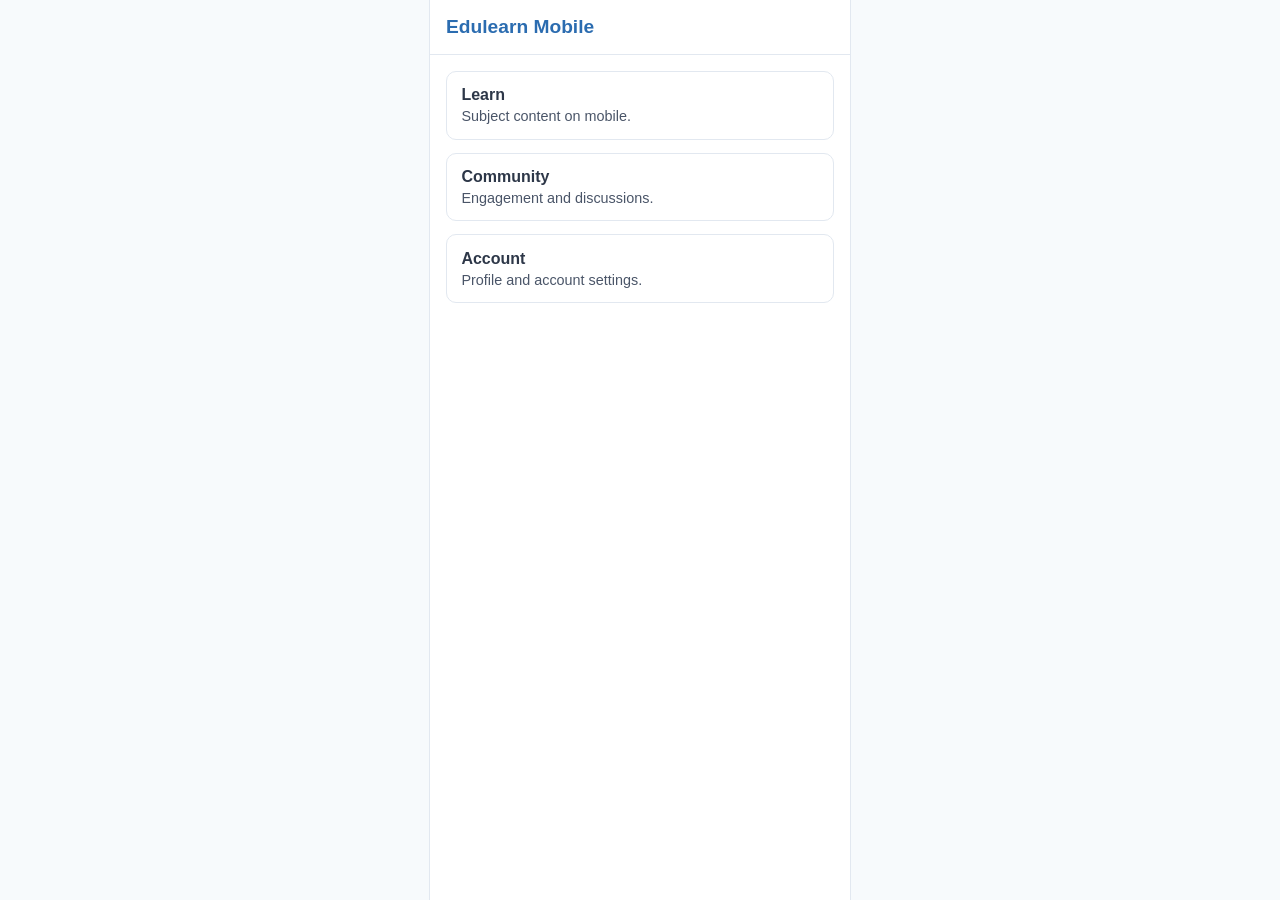
<file: Africa-learns/mobile/index.html>
<!doctype html>
<html lang="en">
<head>
  <meta charset="UTF-8" />
  <meta name="viewport" content="width=device-width, initial-scale=1.0" />
  <title>Edulearn Mobile</title>
  <style>
    body { margin: 0; font-family: Arial, sans-serif; background: #f7fafc; color: #1a202c; }
    .app { max-width: 420px; margin: 0 auto; min-height: 100vh; background: #fff; border-left: 1px solid #e2e8f0; border-right: 1px solid #e2e8f0; }
    header { padding: 1rem; border-bottom: 1px solid #e2e8f0; }
    h1 { margin: 0; color: #2b6cb0; font-size: 1.2rem; }
    .list { padding: 1rem; display: grid; gap: 0.8rem; }
    a { text-decoration: none; color: #2d3748; border: 1px solid #e2e8f0; border-radius: 10px; padding: 0.9rem; display: block; }
    p { margin: 0.25rem 0 0; font-size: 0.9rem; color: #4a5568; }
  </style>
</head>
<body>
  <div class="app">
    <header><h1>Edulearn Mobile</h1></header>
    <main class="list">
      <a href="../web/learn.html"><strong>Learn</strong><p>Subject content on mobile.</p></a>
      <a href="../web/community.html"><strong>Community</strong><p>Engagement and discussions.</p></a>
      <a href="../web/account.html"><strong>Account</strong><p>Profile and account settings.</p></a>
    </main>
  </div>
</body>
</html>
</file>
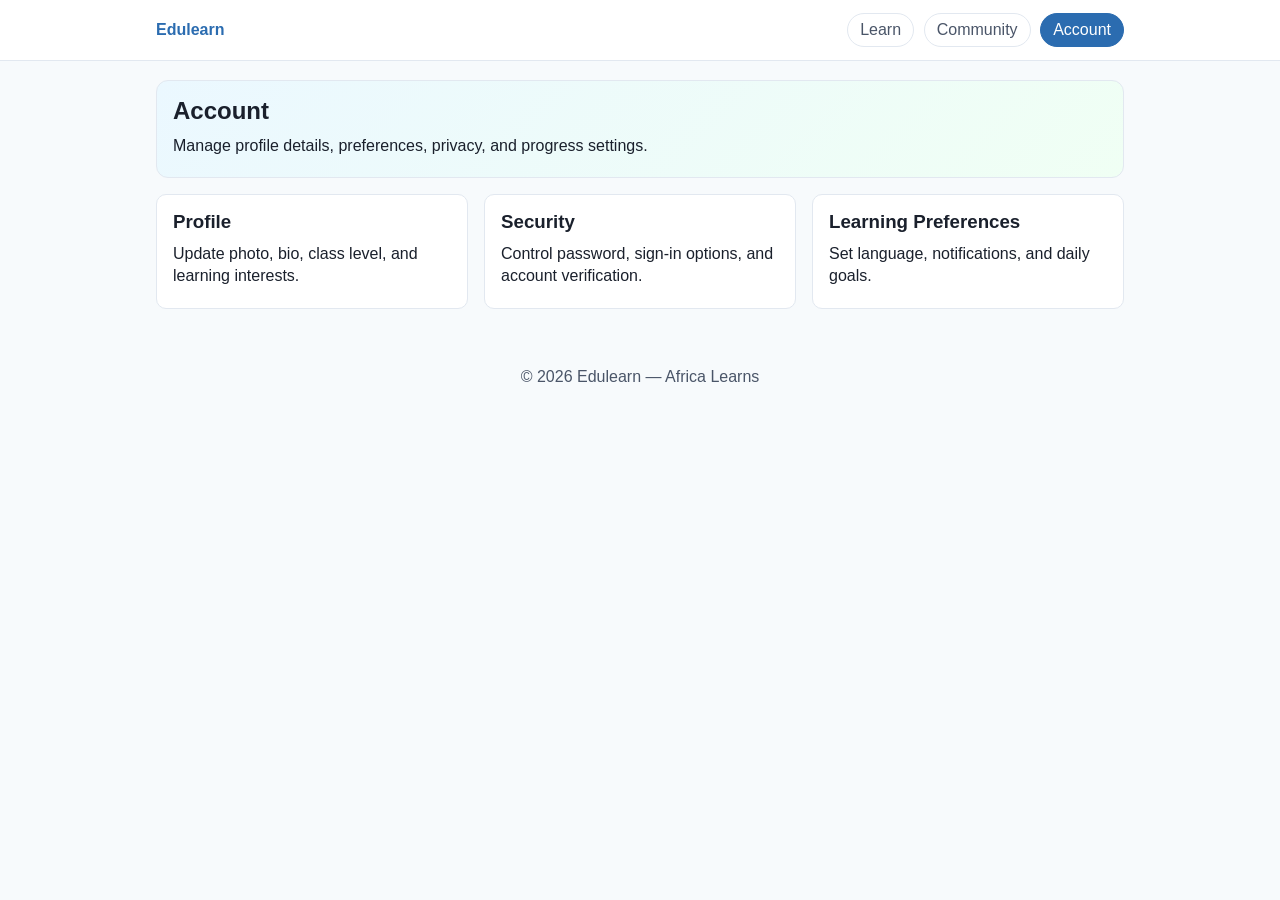
<file: Africa-learns/web/account.html>
<!doctype html>
<html lang="en">
<head>
  <meta charset="UTF-8" />
  <meta name="viewport" content="width=device-width, initial-scale=1.0" />
  <title>Edulearn | Account</title>
  <link rel="stylesheet" href="styles.css" />
</head>
<body>
  <header>
    <nav class="nav">
      <div class="brand">Edulearn</div>
      <div class="nav-links">
        <a href="learn.html">Learn</a>
        <a href="community.html">Community</a>
        <a class="active" href="account.html">Account</a>
      </div>
    </nav>
  </header>

  <main>
    <section class="hero">
      <h1>Account</h1>
      <p>Manage profile details, preferences, privacy, and progress settings.</p>
    </section>

    <section class="grid">
      <article class="card">
        <h3>Profile</h3>
        <p>Update photo, bio, class level, and learning interests.</p>
      </article>
      <article class="card">
        <h3>Security</h3>
        <p>Control password, sign-in options, and account verification.</p>
      </article>
      <article class="card">
        <h3>Learning Preferences</h3>
        <p>Set language, notifications, and daily goals.</p>
      </article>
    </section>
  </main>

  <footer>© 2026 Edulearn — Africa Learns</footer>
</body>
</html>
</file>
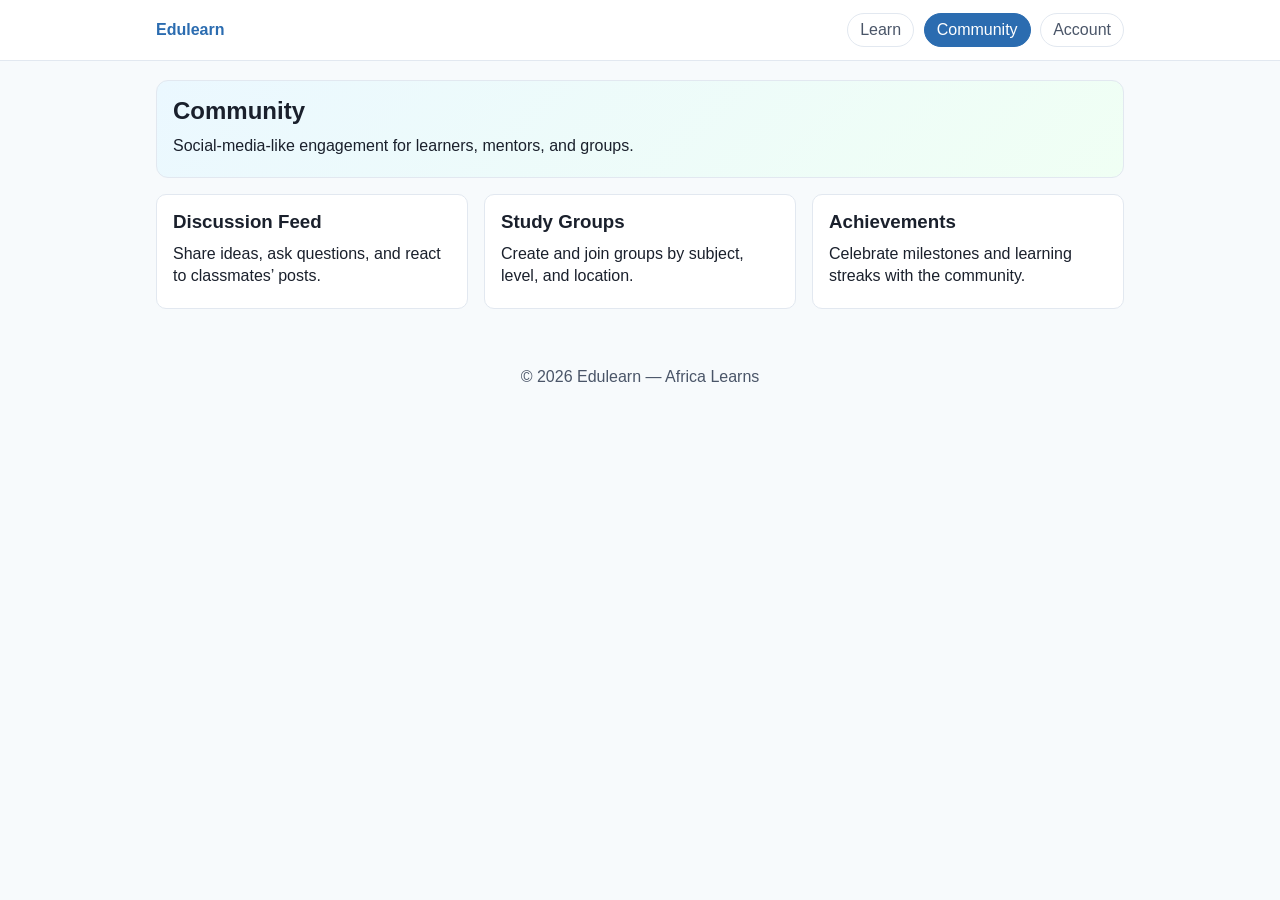
<file: Africa-learns/web/community.html>
<!doctype html>
<html lang="en">
<head>
  <meta charset="UTF-8" />
  <meta name="viewport" content="width=device-width, initial-scale=1.0" />
  <title>Edulearn | Community</title>
  <link rel="stylesheet" href="styles.css" />
</head>
<body>
  <header>
    <nav class="nav">
      <div class="brand">Edulearn</div>
      <div class="nav-links">
        <a href="learn.html">Learn</a>
        <a class="active" href="community.html">Community</a>
        <a href="account.html">Account</a>
      </div>
    </nav>
  </header>

  <main>
    <section class="hero">
      <h1>Community</h1>
      <p>Social-media-like engagement for learners, mentors, and groups.</p>
    </section>

    <section class="grid">
      <article class="card">
        <h3>Discussion Feed</h3>
        <p>Share ideas, ask questions, and react to classmates’ posts.</p>
      </article>
      <article class="card">
        <h3>Study Groups</h3>
        <p>Create and join groups by subject, level, and location.</p>
      </article>
      <article class="card">
        <h3>Achievements</h3>
        <p>Celebrate milestones and learning streaks with the community.</p>
      </article>
    </section>
  </main>

  <footer>© 2026 Edulearn — Africa Learns</footer>
</body>
</html>
</file>
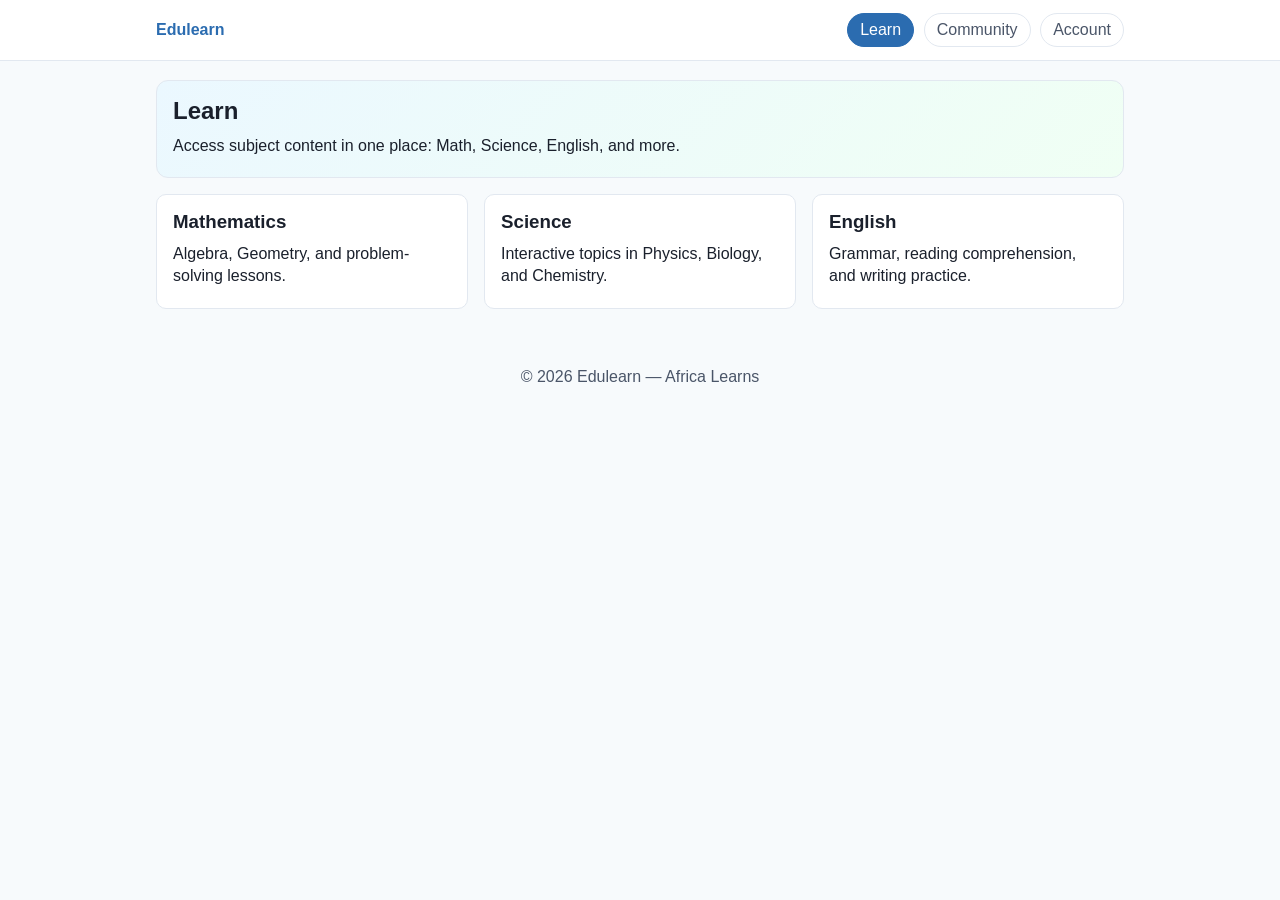
<file: Africa-learns/web/learn.html>
<!doctype html>
<html lang="en">
<head>
  <meta charset="UTF-8" />
  <meta name="viewport" content="width=device-width, initial-scale=1.0" />
  <title>Edulearn | Learn</title>
  <link rel="stylesheet" href="styles.css" />
</head>
<body>
  <header>
    <nav class="nav">
      <div class="brand">Edulearn</div>
      <div class="nav-links">
        <a class="active" href="learn.html">Learn</a>
        <a href="community.html">Community</a>
        <a href="account.html">Account</a>
      </div>
    </nav>
  </header>

  <main>
    <section class="hero">
      <h1>Learn</h1>
      <p>Access subject content in one place: Math, Science, English, and more.</p>
    </section>

    <section class="grid">
      <article class="card">
        <h3>Mathematics</h3>
        <p>Algebra, Geometry, and problem-solving lessons.</p>
      </article>
      <article class="card">
        <h3>Science</h3>
        <p>Interactive topics in Physics, Biology, and Chemistry.</p>
      </article>
      <article class="card">
        <h3>English</h3>
        <p>Grammar, reading comprehension, and writing practice.</p>
      </article>
    </section>
  </main>

  <footer>© 2026 Edulearn — Africa Learns</footer>
</body>
</html>
</file>
<file: Africa-learns/web/styles.css>
:root {
  --bg: #f7fafc;
  --card: #ffffff;
  --text: #1a202c;
  --muted: #4a5568;
  --primary: #2b6cb0;
  --border: #e2e8f0;
  --white: #ffffff;
}

* { box-sizing: border-box; }
body {
  margin: 0;
  font-family: Arial, Helvetica, sans-serif;
  background: var(--bg);
  color: var(--text);
}

header {
  background: var(--card);
  border-bottom: 1px solid var(--border);
  position: sticky;
  top: 0;
}

.nav {
  max-width: 1000px;
  margin: 0 auto;
  padding: 0.8rem 1rem;
  display: flex;
  align-items: center;
  justify-content: space-between;
  gap: 0.8rem;
}

.brand {
  font-weight: 700;
  color: var(--primary);
}

.nav-links {
  display: flex;
  gap: 0.6rem;
  flex-wrap: wrap;
}

.nav-links a {
  text-decoration: none;
  color: var(--muted);
  border: 1px solid var(--border);
  background: var(--white);
  border-radius: 999px;
  padding: 0.45rem 0.75rem;
}

.nav-links a.active {
  background: var(--primary);
  color: var(--white);
  border-color: var(--primary);
}

main {
  max-width: 1000px;
  margin: 1.2rem auto;
  padding: 0 1rem 1.5rem;
}

.hero {
  background: linear-gradient(135deg, #ebf8ff, #f0fff4);
  border: 1px solid var(--border);
  border-radius: 12px;
  padding: 1rem;
}

.grid {
  display: grid;
  grid-template-columns: repeat(3, minmax(0, 1fr));
  gap: 1rem;
  margin-top: 1rem;
}

.card {
  background: var(--card);
  border: 1px solid var(--border);
  border-radius: 10px;
  padding: 1rem;
}

h1, h2, h3 { margin: 0 0 0.6rem; }
p { margin: 0.25rem 0; line-height: 1.4; }

footer {
  text-align: center;
  color: var(--muted);
  padding: 1rem;
}

@media (max-width: 900px) {
  .grid { grid-template-columns: repeat(2, minmax(0, 1fr)); }
}

@media (max-width: 640px) {
  .nav { flex-direction: column; align-items: flex-start; }
  .grid { grid-template-columns: 1fr; }
}
</file>
